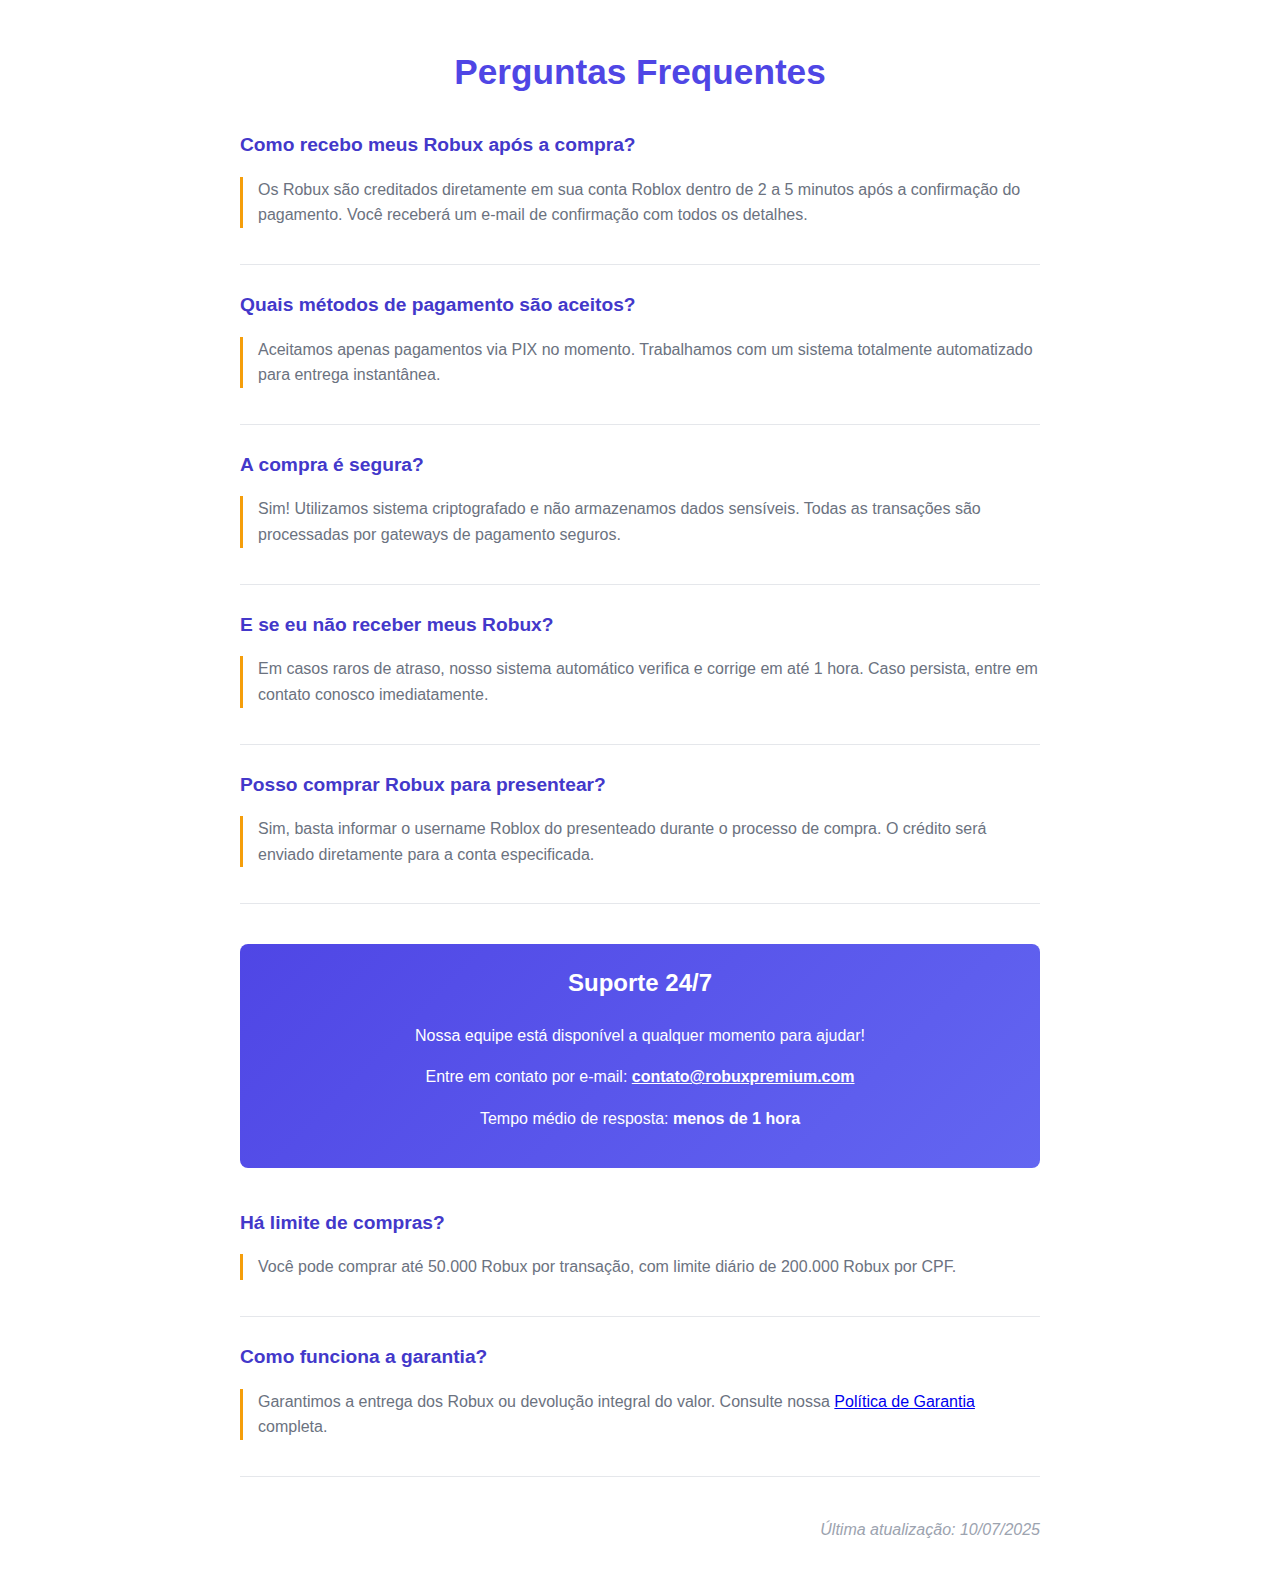
<file: faq/faq.html>
<!DOCTYPE html>
<html lang="pt-BR">
<head>
    <meta charset="UTF-8">
    <meta name="viewport" content="width=device-width, initial-scale=1.0">
    <title>FAQ - Robux Premium</title>
    <style>
        body {
            font-family: 'Poppins', sans-serif;
            line-height: 1.6;
            color: #333;
            max-width: 800px;
            margin: 0 auto;
            padding: 20px;
        }
        h1 {
            color: #4F46E5;
            text-align: center;
            margin-bottom: 30px;
            font-size: 2.2em;
        }
        .faq-item {
            margin-bottom: 25px;
            border-bottom: 1px solid #E5E7EB;
            padding-bottom: 20px;
        }
        .question {
            color: #4338CA;
            font-weight: 600;
            font-size: 1.2em;
            margin-bottom: 10px;
            cursor: pointer;
            display: flex;
            justify-content: space-between;
            align-items: center;
        }
        .answer {
            color: #6B7280;
            padding-left: 15px;
            border-left: 3px solid #F59E0B;
        }
        .support-banner {
            background: linear-gradient(135deg, #4F46E5 0%, #6366F1 100%);
            color: white;
            padding: 20px;
            border-radius: 8px;
            margin: 40px 0;
            text-align: center;
        }
        .support-banner h2 {
            margin-top: 0;
            font-size: 1.5em;
        }
        .support-banner a {
            color: white;
            text-decoration: underline;
            font-weight: bold;
        }
        .update-date {
            text-align: right;
            font-style: italic;
            margin-top: 40px;
            color: #9CA3AF;
        }
    </style>
</head>
<body>
    <h1>Perguntas Frequentes</h1>

    <div class="faq-item">
        <div class="question">Como recebo meus Robux após a compra?</div>
        <div class="answer">
            <p>Os Robux são creditados diretamente em sua conta Roblox dentro de 2 a 5 minutos após a confirmação do pagamento. Você receberá um e-mail de confirmação com todos os detalhes.</p>
        </div>
    </div>

    <div class="faq-item">
        <div class="question">Quais métodos de pagamento são aceitos?</div>
        <div class="answer">
            <p>Aceitamos apenas pagamentos via PIX no momento. Trabalhamos com um sistema totalmente automatizado para entrega instantânea.</p>
        </div>
    </div>

    <div class="faq-item">
        <div class="question">A compra é segura?</div>
        <div class="answer">
            <p>Sim! Utilizamos sistema criptografado e não armazenamos dados sensíveis. Todas as transações são processadas por gateways de pagamento seguros.</p>
        </div>
    </div>

    <div class="faq-item">
        <div class="question">E se eu não receber meus Robux?</div>
        <div class="answer">
            <p>Em casos raros de atraso, nosso sistema automático verifica e corrige em até 1 hora. Caso persista, entre em contato conosco imediatamente.</p>
        </div>
    </div>

    <div class="faq-item">
        <div class="question">Posso comprar Robux para presentear?</div>
        <div class="answer">
            <p>Sim, basta informar o username Roblox do presenteado durante o processo de compra. O crédito será enviado diretamente para a conta especificada.</p>
        </div>
    </div>

    <div class="support-banner">
        <h2>Suporte 24/7</h2>
        <p>Nossa equipe está disponível a qualquer momento para ajudar!</p>
        <p>Entre em contato por e-mail: <a href="mailto:contato@robuxpremium.com">contato@robuxpremium.com</a></p>
        <p>Tempo médio de resposta: <strong>menos de 1 hora</strong></p>
    </div>

    <div class="faq-item">
        <div class="question">Há limite de compras?</div>
        <div class="answer">
            <p>Você pode comprar até 50.000 Robux por transação, com limite diário de 200.000 Robux por CPF.</p>
        </div>
    </div>

    <div class="faq-item">
        <div class="question">Como funciona a garantia?</div>
        <div class="answer">
            <p>Garantimos a entrega dos Robux ou devolução integral do valor. Consulte nossa <a href="garantia.html">Política de Garantia</a> completa.</p>
        </div>
    </div>

    <p class="update-date">Última atualização: 10/07/2025</p>
</body>
</html>
</file>
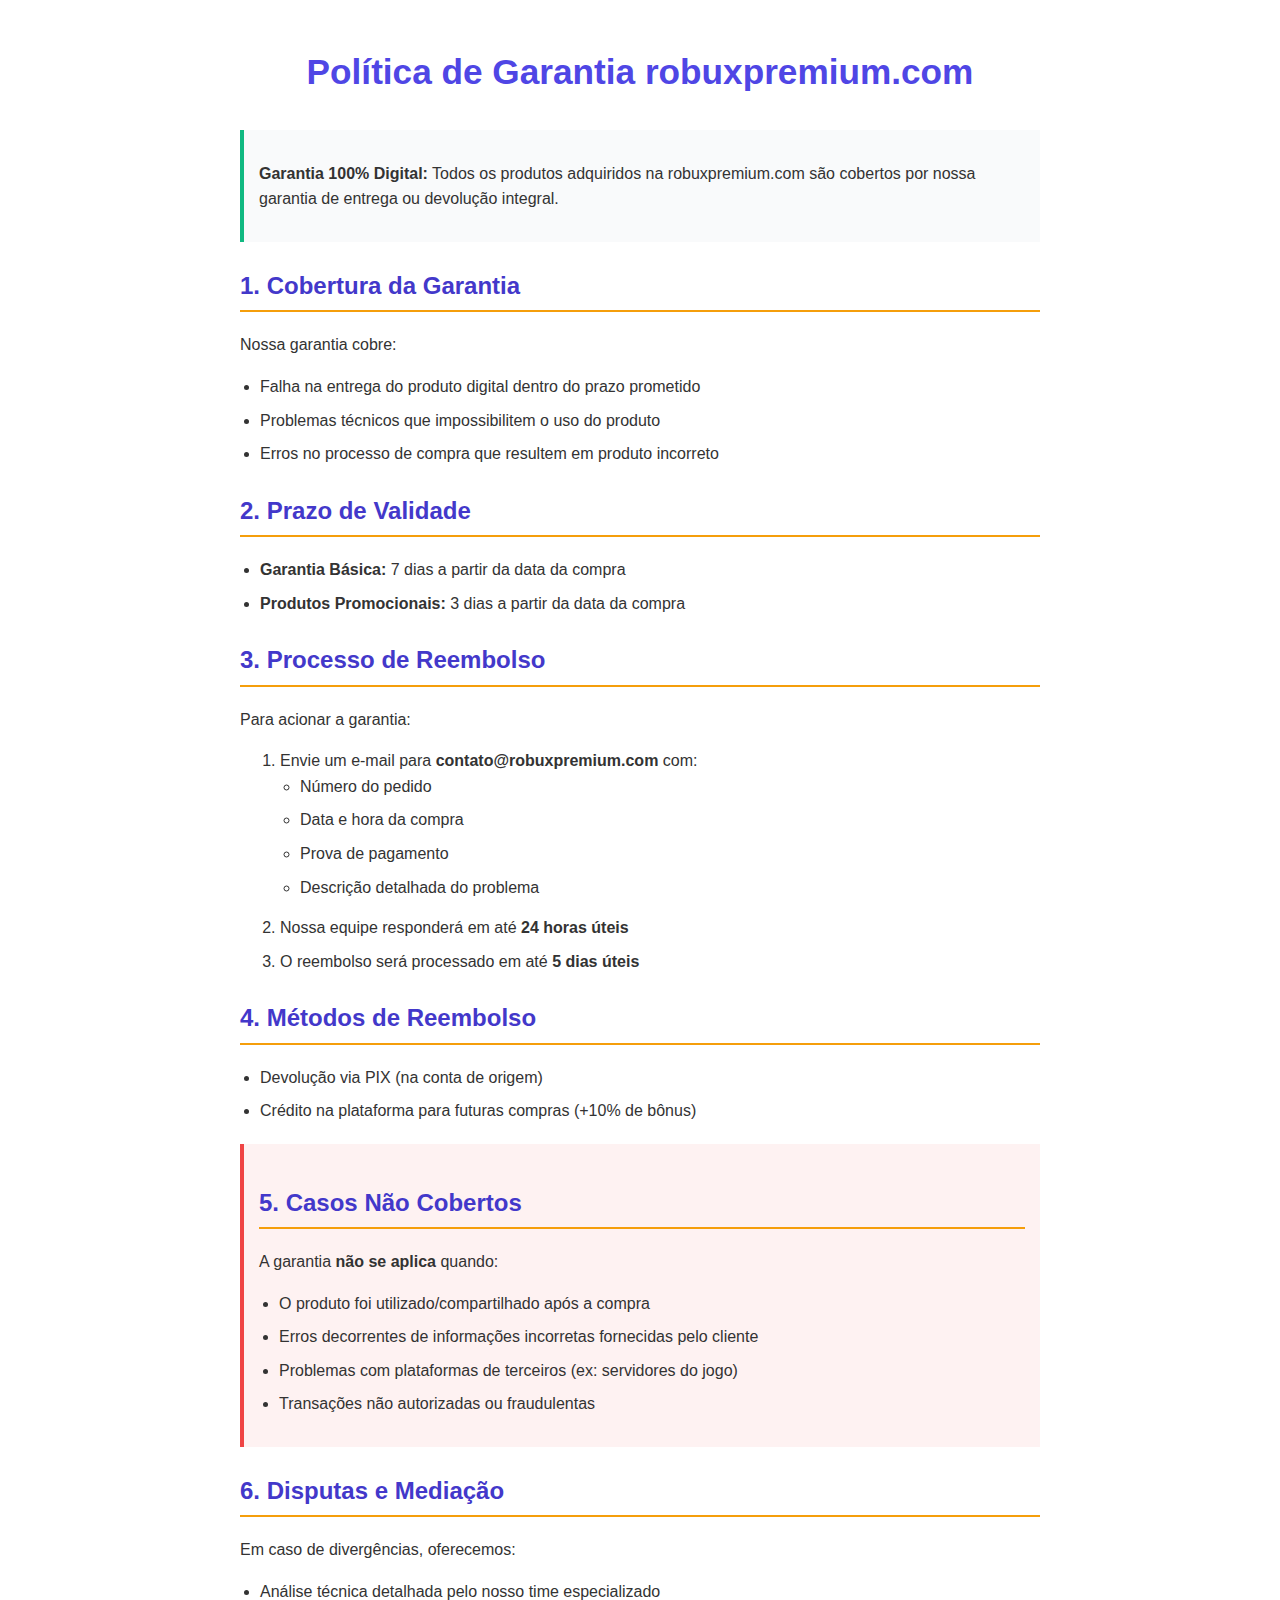
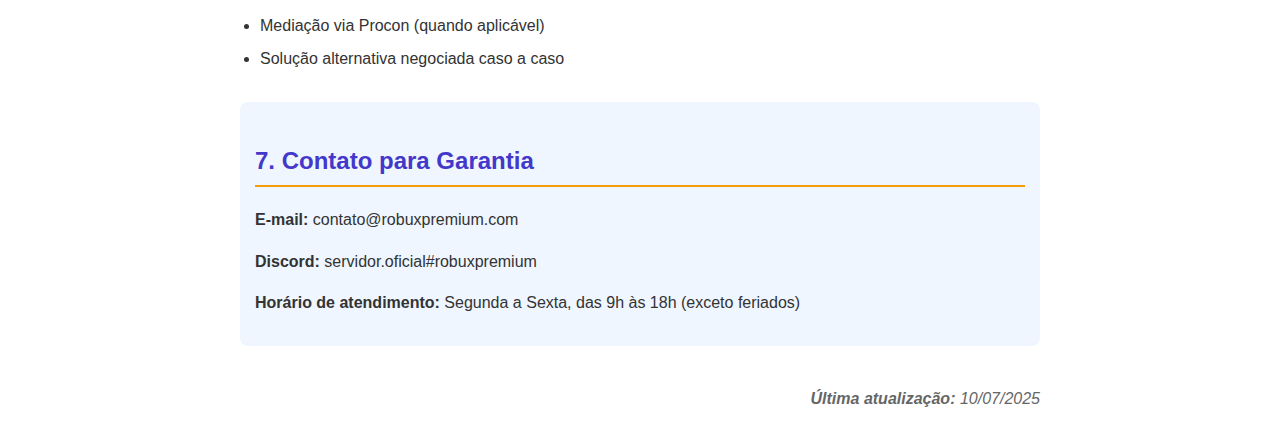
<file: garantia/garantia.html>
<!DOCTYPE html>
<html lang="pt-BR">
<head>
    <meta charset="UTF-8">
    <meta name="viewport" content="width=device-width, initial-scale=1.0">
    <title>Política de Garantia - robuxpremium.com</title>
    <style>
        body {
            font-family: 'Poppins', sans-serif;
            line-height: 1.6;
            color: #333;
            max-width: 800px;
            margin: 0 auto;
            padding: 20px;
        }
        h1 {
            color: #4F46E5;
            text-align: center;
            margin-bottom: 30px;
            font-size: 2.2em;
        }
        h2 {
            color: #4338CA;
            margin-top: 25px;
            font-size: 1.5em;
            border-bottom: 2px solid #F59E0B;
            padding-bottom: 5px;
        }
        p, ul {
            margin-bottom: 15px;
        }
        ul {
            padding-left: 20px;
        }
        li {
            margin-bottom: 8px;
        }
        .highlight-box {
            background-color: #F9FAFB;
            border-left: 4px solid #10B981;
            padding: 15px;
            margin: 20px 0;
        }
        .warning-box {
            background-color: #FEF2F2;
            border-left: 4px solid #EF4444;
            padding: 15px;
            margin: 20px 0;
        }
        .update-date {
            text-align: right;
            font-style: italic;
            margin-top: 40px;
            color: #666;
        }
        .contact {
            background-color: #EFF6FF;
            padding: 15px;
            border-radius: 8px;
            margin-top: 30px;
        }
    </style>
</head>
<body>
    <h1>Política de Garantia robuxpremium.com</h1>
    
    <div class="highlight-box">
        <p><strong>Garantia 100% Digital:</strong> Todos os produtos adquiridos na robuxpremium.com são cobertos por nossa garantia de entrega ou devolução integral.</p>
    </div>
    
    <h2>1. Cobertura da Garantia</h2>
    <p>Nossa garantia cobre:</p>
    <ul>
        <li>Falha na entrega do produto digital dentro do prazo prometido</li>
        <li>Problemas técnicos que impossibilitem o uso do produto</li>
        <li>Erros no processo de compra que resultem em produto incorreto</li>
    </ul>
    
    <h2>2. Prazo de Validade</h2>
    <ul>
        <li><strong>Garantia Básica:</strong> 7 dias a partir da data da compra</li>
        <li><strong>Produtos Promocionais:</strong> 3 dias a partir da data da compra</li>
    </ul>
    
    <h2>3. Processo de Reembolso</h2>
    <p>Para acionar a garantia:</p>
    <ol>
        <li>Envie um e-mail para <strong>contato@robuxpremium.com</strong> com:
            <ul>
                <li>Número do pedido</li>
                <li>Data e hora da compra</li>
                <li>Prova de pagamento</li>
                <li>Descrição detalhada do problema</li>
            </ul>
        </li>
        <li>Nossa equipe responderá em até <strong>24 horas úteis</strong></li>
        <li>O reembolso será processado em até <strong>5 dias úteis</strong></li>
    </ol>
    
    <h2>4. Métodos de Reembolso</h2>
    <ul>
        <li>Devolução via PIX (na conta de origem)</li>
        <li>Crédito na plataforma para futuras compras (+10% de bônus)</li>
    </ul>
    
    <div class="warning-box">
        <h2>5. Casos Não Cobertos</h2>
        <p>A garantia <strong>não se aplica</strong> quando:</p>
        <ul>
            <li>O produto foi utilizado/compartilhado após a compra</li>
            <li>Erros decorrentes de informações incorretas fornecidas pelo cliente</li>
            <li>Problemas com plataformas de terceiros (ex: servidores do jogo)</li>
            <li>Transações não autorizadas ou fraudulentas</li>
        </ul>
    </div>
    
    <h2>6. Disputas e Mediação</h2>
    <p>Em caso de divergências, oferecemos:</p>
    <ul>
        <li>Análise técnica detalhada pelo nosso time especializado</li>
        <li>Mediação via Procon (quando aplicável)</li>
        <li>Solução alternativa negociada caso a caso</li>
    </ul>
    
    <div class="contact">
        <h2>7. Contato para Garantia</h2>
        <p><strong>E-mail:</strong> contato@robuxpremium.com</p>
        <p><strong>Discord:</strong> servidor.oficial#robuxpremium</p>
        <p><strong>Horário de atendimento:</strong> Segunda a Sexta, das 9h às 18h (exceto feriados)</p>
    </div>
    
    <p class="update-date"><strong>Última atualização:</strong> 10/07/2025</p>
</body>
</html>
</file>
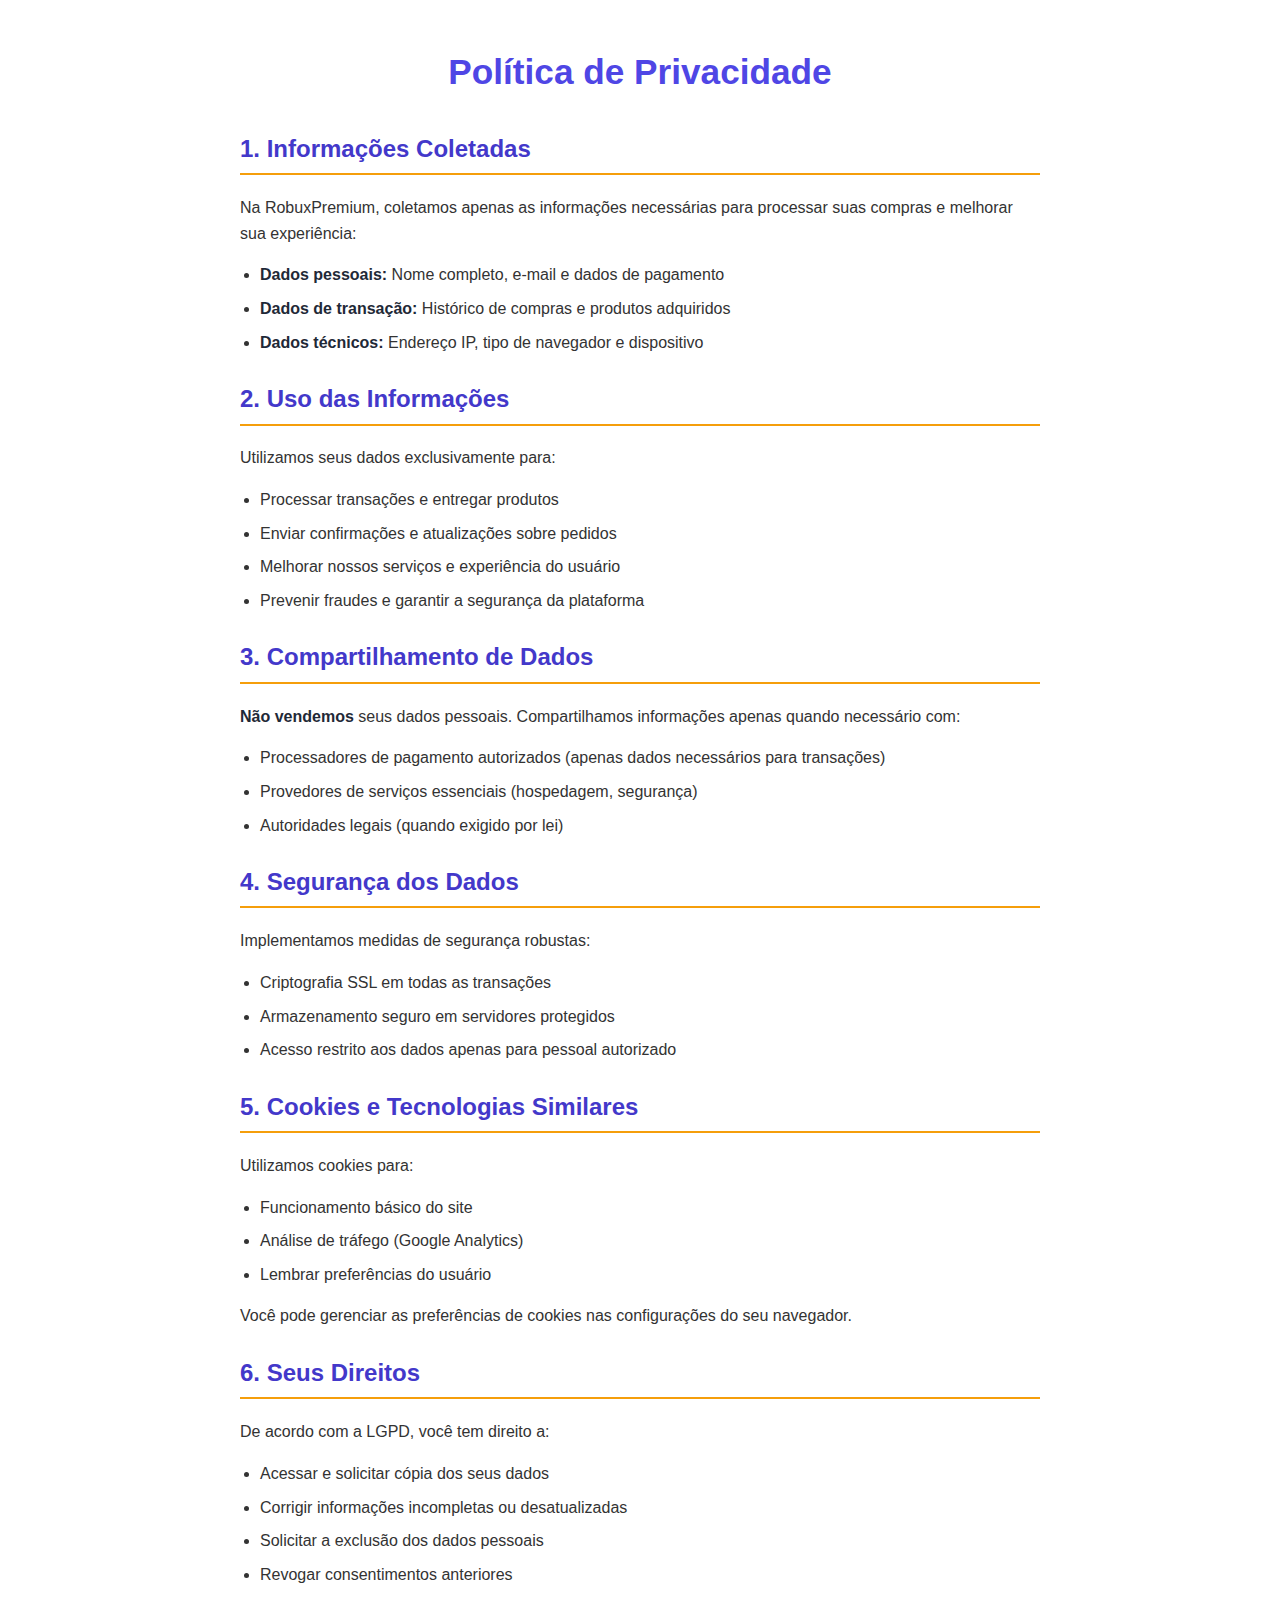
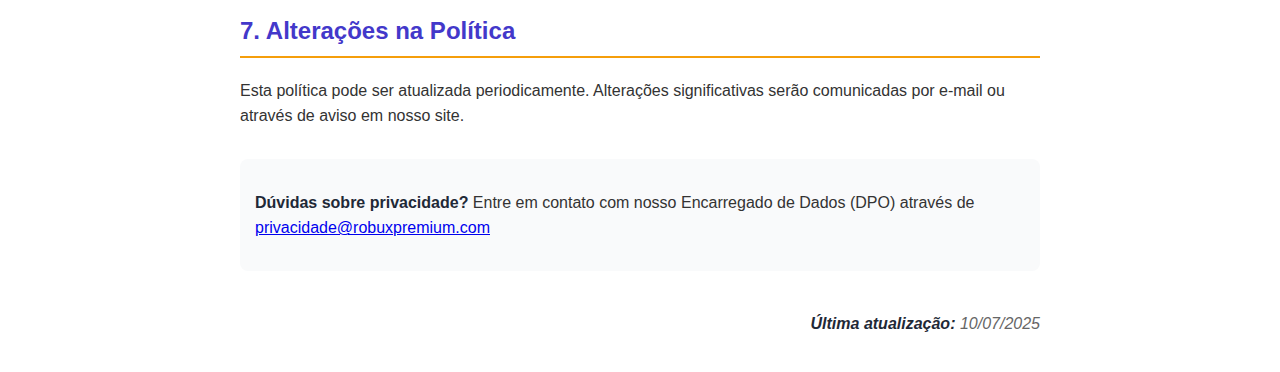
<file: politica/privacidade.html>
<!DOCTYPE html>
<html lang="pt-BR">
<head>
    <meta charset="UTF-8">
    <meta name="viewport" content="width=device-width, initial-scale=1.0">
    <title>Política de Privacidade - RobuxPremium</title>
    <style>
        body {
            font-family: 'Poppins', sans-serif;
            line-height: 1.6;
            color: #333;
            max-width: 800px;
            margin: 0 auto;
            padding: 20px;
        }
        h1 {
            color: #4F46E5;
            text-align: center;
            margin-bottom: 30px;
            font-size: 2.2em;
        }
        h2 {
            color: #4338CA;
            margin-top: 25px;
            font-size: 1.5em;
            border-bottom: 2px solid #F59E0B;
            padding-bottom: 5px;
        }
        p, ul {
            margin-bottom: 15px;
        }
        ul {
            padding-left: 20px;
        }
        li {
            margin-bottom: 8px;
        }
        .update-date {
            text-align: right;
            font-style: italic;
            margin-top: 40px;
            color: #666;
        }
        .contact {
            background-color: #F9FAFB;
            padding: 15px;
            border-radius: 8px;
            margin-top: 30px;
        }
        strong {
            color: #1F2937;
        }
    </style>
</head>
<body>
    <h1>Política de Privacidade</h1>
    
    <h2>1. Informações Coletadas</h2>
    <p>Na RobuxPremium, coletamos apenas as informações necessárias para processar suas compras e melhorar sua experiência:</p>
    <ul>
        <li><strong>Dados pessoais:</strong> Nome completo, e-mail e dados de pagamento</li>
        <li><strong>Dados de transação:</strong> Histórico de compras e produtos adquiridos</li>
        <li><strong>Dados técnicos:</strong> Endereço IP, tipo de navegador e dispositivo</li>
    </ul>
    
    <h2>2. Uso das Informações</h2>
    <p>Utilizamos seus dados exclusivamente para:</p>
    <ul>
        <li>Processar transações e entregar produtos</li>
        <li>Enviar confirmações e atualizações sobre pedidos</li>
        <li>Melhorar nossos serviços e experiência do usuário</li>
        <li>Prevenir fraudes e garantir a segurança da plataforma</li>
    </ul>
    
    <h2>3. Compartilhamento de Dados</h2>
    <p><strong>Não vendemos</strong> seus dados pessoais. Compartilhamos informações apenas quando necessário com:</p>
    <ul>
        <li>Processadores de pagamento autorizados (apenas dados necessários para transações)</li>
        <li>Provedores de serviços essenciais (hospedagem, segurança)</li>
        <li>Autoridades legais (quando exigido por lei)</li>
    </ul>
    
    <h2>4. Segurança dos Dados</h2>
    <p>Implementamos medidas de segurança robustas:</p>
    <ul>
        <li>Criptografia SSL em todas as transações</li>
        <li>Armazenamento seguro em servidores protegidos</li>
        <li>Acesso restrito aos dados apenas para pessoal autorizado</li>
    </ul>
    
    <h2>5. Cookies e Tecnologias Similares</h2>
    <p>Utilizamos cookies para:</p>
    <ul>
        <li>Funcionamento básico do site</li>
        <li>Análise de tráfego (Google Analytics)</li>
        <li>Lembrar preferências do usuário</li>
    </ul>
    <p>Você pode gerenciar as preferências de cookies nas configurações do seu navegador.</p>
    
    <h2>6. Seus Direitos</h2>
    <p>De acordo com a LGPD, você tem direito a:</p>
    <ul>
        <li>Acessar e solicitar cópia dos seus dados</li>
        <li>Corrigir informações incompletas ou desatualizadas</li>
        <li>Solicitar a exclusão dos dados pessoais</li>
        <li>Revogar consentimentos anteriores</li>
    </ul>
    
    <h2>7. Alterações na Política</h2>
    <p>Esta política pode ser atualizada periodicamente. Alterações significativas serão comunicadas por e-mail ou através de aviso em nosso site.</p>
    
    <div class="contact">
        <p><strong>Dúvidas sobre privacidade?</strong> Entre em contato com nosso Encarregado de Dados (DPO) através de <a href="mailto:contato@robuxpremium.com">privacidade@robuxpremium.com</a></p>
    </div>
    
    <p class="update-date"><strong>Última atualização:</strong> 10/07/2025</p>
</body>
</html>
</file>
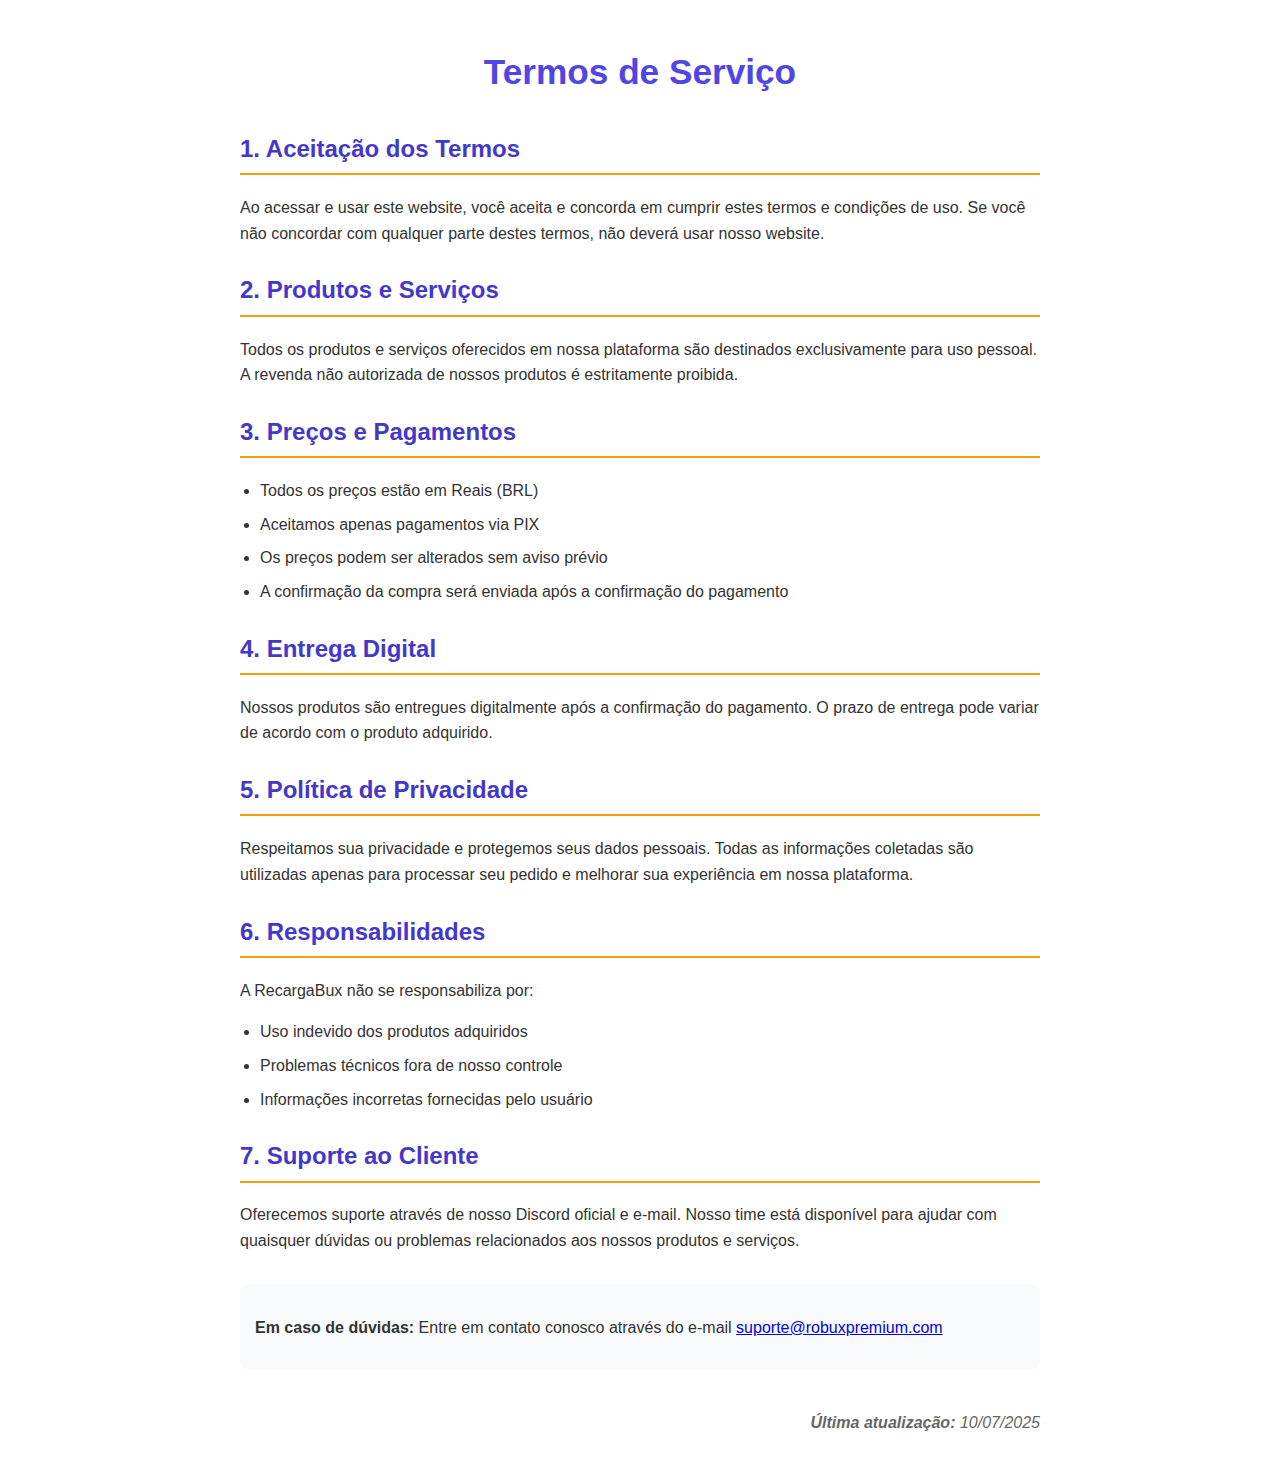
<file: termos/termos.html>
<!DOCTYPE html>
<html lang="pt-BR">
<head>
    <meta charset="UTF-8">
    <meta name="viewport" content="width=device-width, initial-scale=1.0">
    <title>Termos de Serviço - RobuxPremium</title>
    <style>
        body {
            font-family: 'Poppins', sans-serif;
            line-height: 1.6;
            color: #333;
            max-width: 800px;
            margin: 0 auto;
            padding: 20px;
        }
        h1 {
            color: #4F46E5;
            text-align: center;
            margin-bottom: 30px;
            font-size: 2.2em;
        }
        h2 {
            color: #4338CA;
            margin-top: 25px;
            font-size: 1.5em;
            border-bottom: 2px solid #F59E0B;
            padding-bottom: 5px;
        }
        p, ul {
            margin-bottom: 15px;
        }
        ul {
            padding-left: 20px;
        }
        li {
            margin-bottom: 8px;
        }
        .update-date {
            text-align: right;
            font-style: italic;
            margin-top: 40px;
            color: #666;
        }
        .contact {
            background-color: #F9FAFB;
            padding: 15px;
            border-radius: 8px;
            margin-top: 30px;
        }
    </style>
</head>
<body>
    <h1>Termos de Serviço</h1>
    
    <h2>1. Aceitação dos Termos</h2>
    <p>Ao acessar e usar este website, você aceita e concorda em cumprir estes termos e condições de uso. Se você não concordar com qualquer parte destes termos, não deverá usar nosso website.</p>
    
    <h2>2. Produtos e Serviços</h2>
    <p>Todos os produtos e serviços oferecidos em nossa plataforma são destinados exclusivamente para uso pessoal. A revenda não autorizada de nossos produtos é estritamente proibida.</p>
    
    <h2>3. Preços e Pagamentos</h2>
    <ul>
        <li>Todos os preços estão em Reais (BRL)</li>
        <li>Aceitamos apenas pagamentos via PIX</li>
        <li>Os preços podem ser alterados sem aviso prévio</li>
        <li>A confirmação da compra será enviada após a confirmação do pagamento</li>
    </ul>
    
    <h2>4. Entrega Digital</h2>
    <p>Nossos produtos são entregues digitalmente após a confirmação do pagamento. O prazo de entrega pode variar de acordo com o produto adquirido.</p>
    
    <h2>5. Política de Privacidade</h2>
    <p>Respeitamos sua privacidade e protegemos seus dados pessoais. Todas as informações coletadas são utilizadas apenas para processar seu pedido e melhorar sua experiência em nossa plataforma.</p>
    
    <h2>6. Responsabilidades</h2>
    <p>A RecargaBux não se responsabiliza por:</p>
    <ul>
        <li>Uso indevido dos produtos adquiridos</li>
        <li>Problemas técnicos fora de nosso controle</li>
        <li>Informações incorretas fornecidas pelo usuário</li>
    </ul>
    
    <h2>7. Suporte ao Cliente</h2>
    <p>Oferecemos suporte através de nosso Discord oficial e e-mail. Nosso time está disponível para ajudar com quaisquer dúvidas ou problemas relacionados aos nossos produtos e serviços.</p>
    
    <div class="contact">
        <p><strong>Em caso de dúvidas:</strong> Entre em contato conosco através do e-mail <a href="mailto:contato@robuxpremium.com">suporte@robuxpremium.com</a></p>
    </div>
    
    <p class="update-date"><strong>Última atualização:</strong> 10/07/2025</p>
</body>
</html>
</file>
